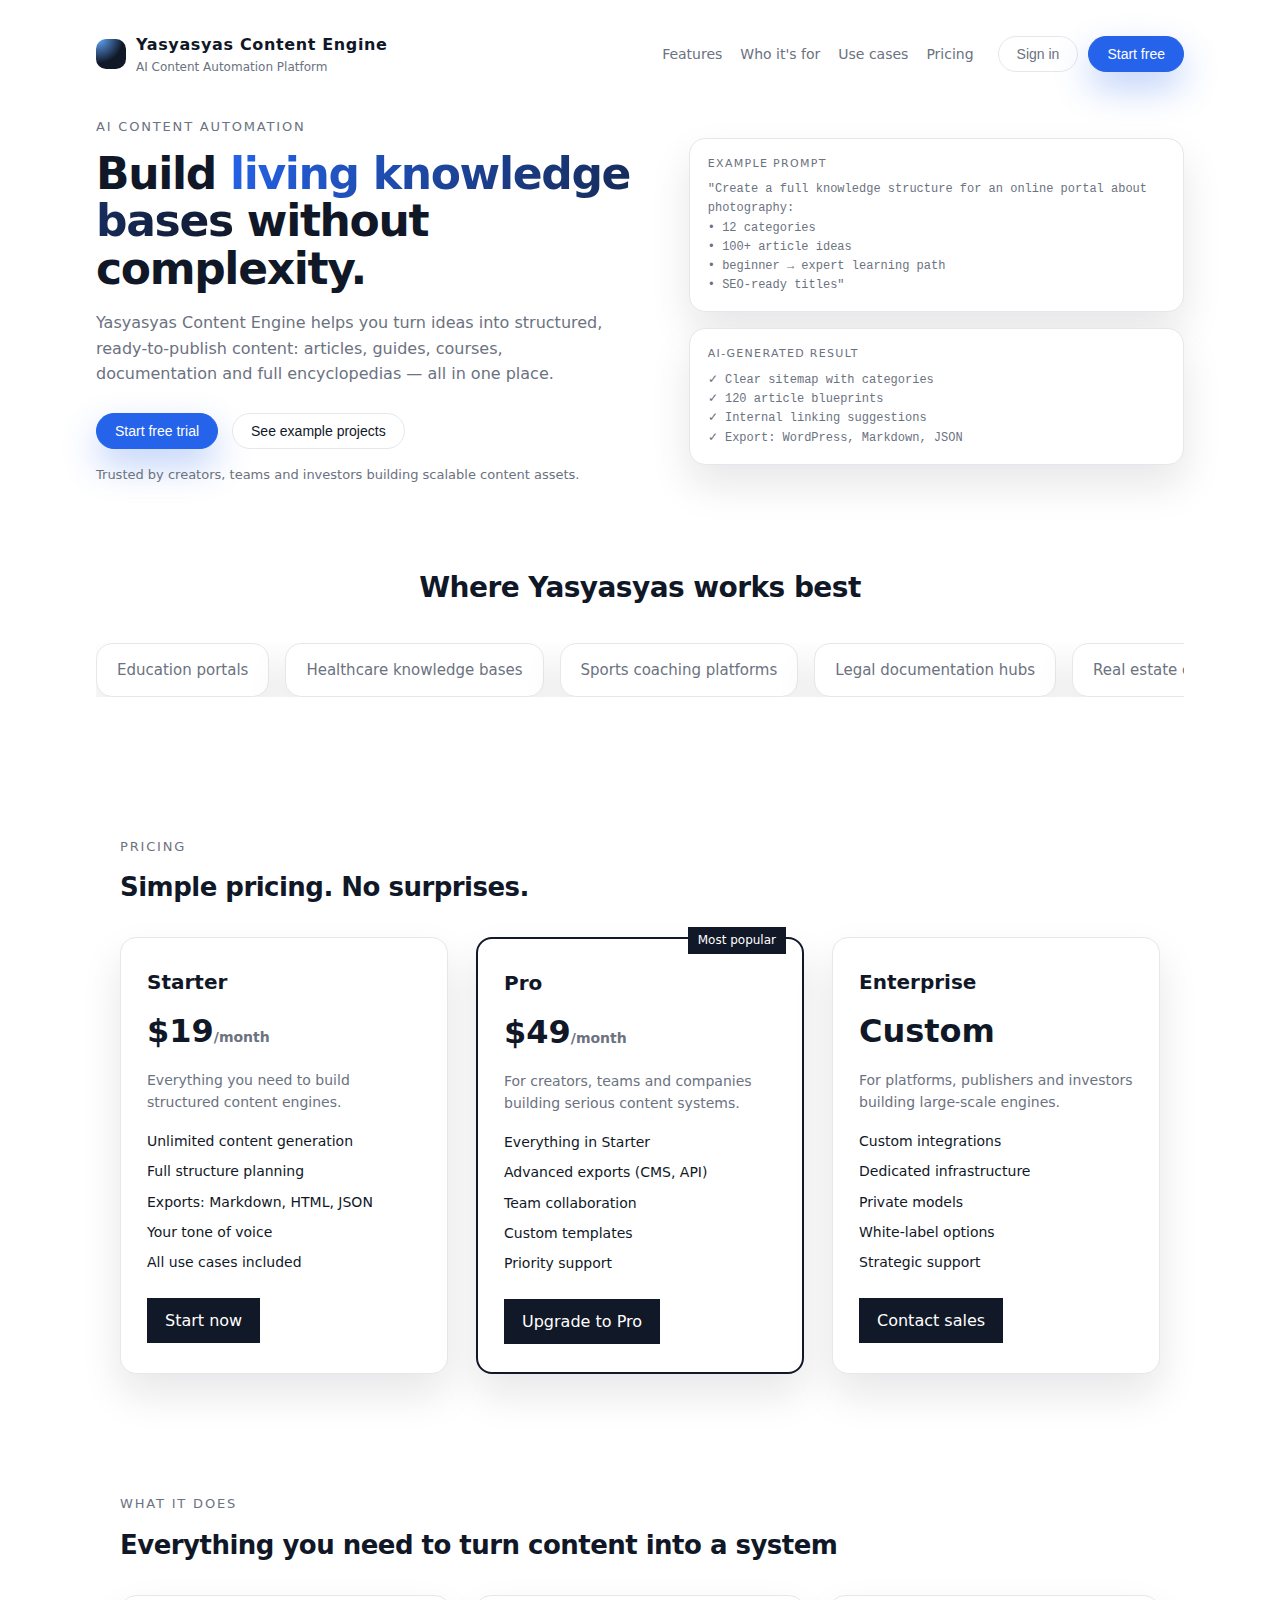
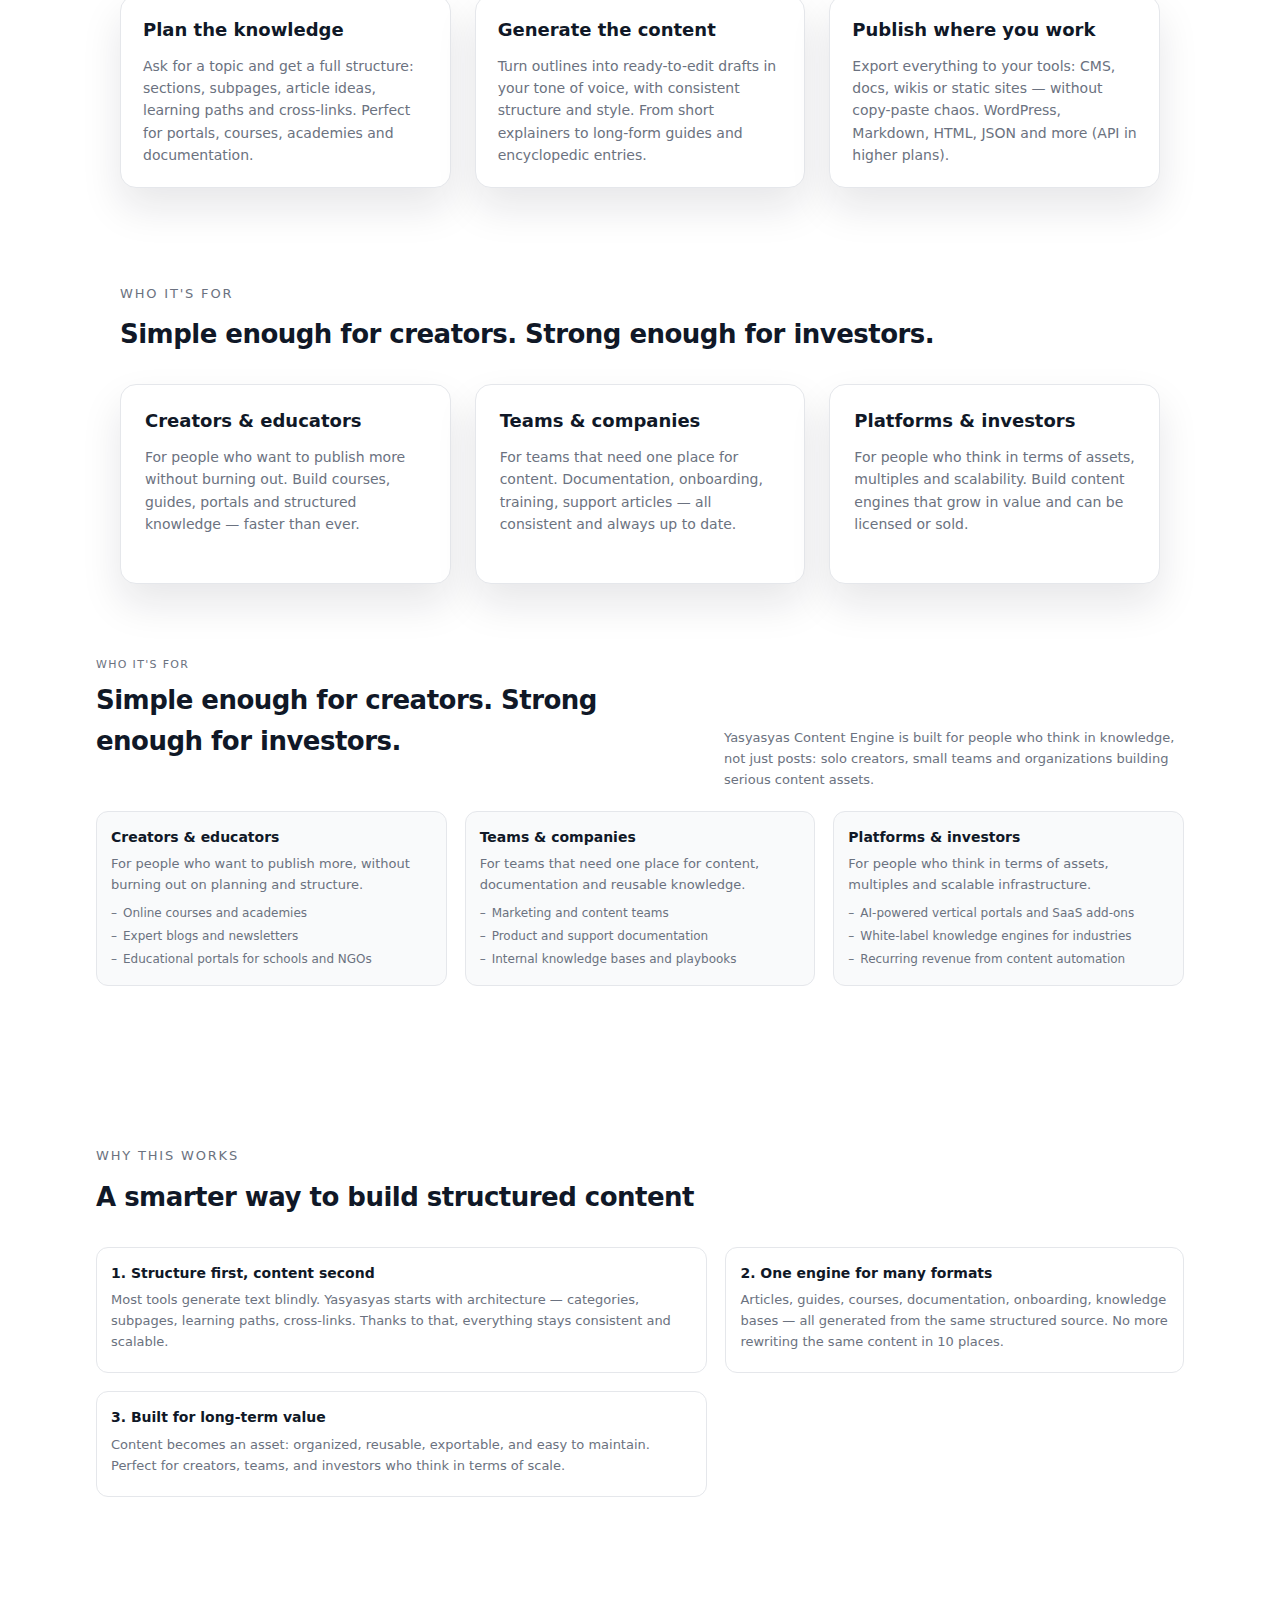
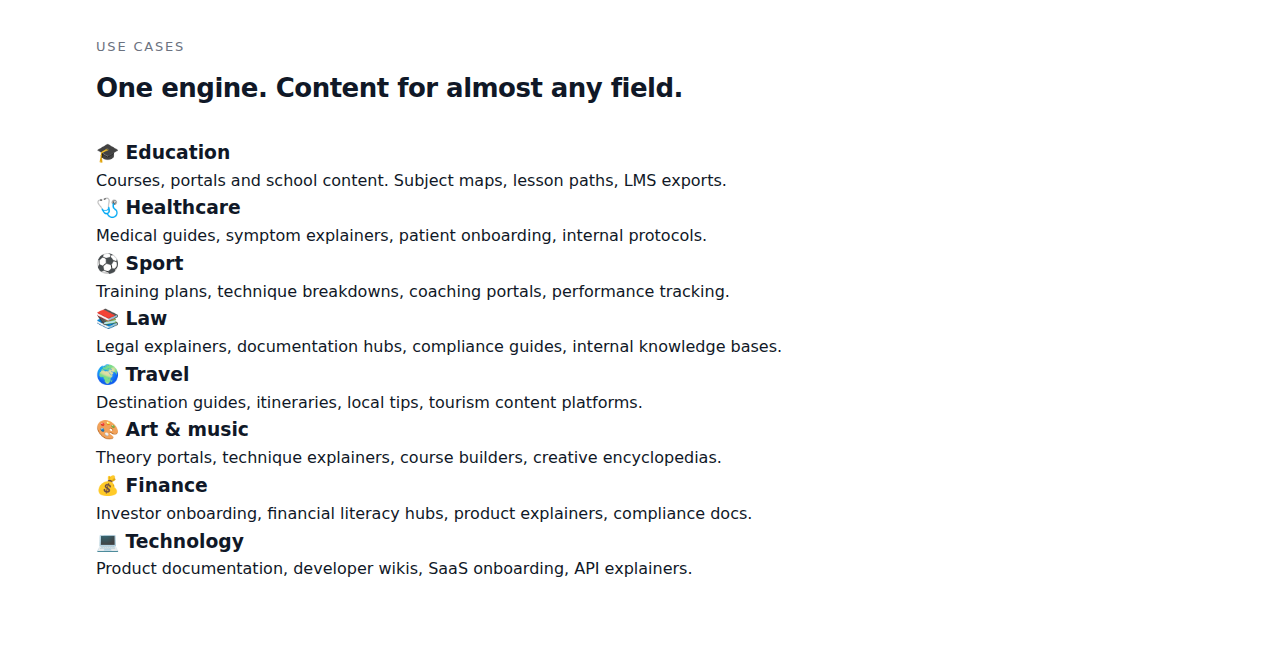
<file: index.html>
<!DOCTYPE html>
<html lang="en">
<head>
  <meta charset="UTF-8" />
  <meta name="viewport" content="width=device-width, initial-scale=1.0" />
  <title>Yasyasyas Content Engine – AI Content Automation Platform</title>
  <meta name="description" content="Yasyasyas Content Engine automates content creation and knowledge base building across education, healthcare, law, sports, finance and more.">
  <style>
    :root {
      --bg: #ffffff;
      --text: #101827;
      --muted: #6b7280;
      --border: #e5e7eb;
      --primary: #2563eb;
      --primary-soft: #eef2ff;
      --accent: #111827;
      --radius-lg: 16px;
      --radius-md: 12px;
      --radius-sm: 8px;
      --shadow-soft: 0 20px 40px rgba(15, 23, 42, 0.10);
      --max-width: 1120px;
    }

    * {
      box-sizing: border-box;
      margin: 0;
      padding: 0;
    }

    body {
      font-family: system-ui, -apple-system, BlinkMacSystemFont, "SF Pro Text",
        "Segoe UI", sans-serif;
      background: var(--bg);
      color: var(--text);
      line-height: 1.6;
      -webkit-font-smoothing: antialiased;
    }

    a {
      color: inherit;
      text-decoration: none;
    }

    main {
      max-width: var(--max-width);
      margin: 0 auto;
      padding: 32px 16px 80px;
    }

    header {
      display: flex;
      align-items: center;
      justify-content: space-between;
      margin-bottom: 40px;
      gap: 24px;
    }

    .logo {
      display: flex;
      align-items: center;
      gap: 10px;
    }

    .logo-mark {
      width: 30px;
      height: 30px;
      border-radius: 10px;
      background: radial-gradient(circle at 10% 0%, #60a5fa 0, #111827 60%);
    }

    .logo-text {
      font-weight: 600;
      letter-spacing: 0.04em;
      font-size: 16px;
    }

    .logo-sub {
      font-size: 12px;
      color: var(--muted);
    }

    nav {
      display: flex;
      align-items: center;
      gap: 24px;
      font-size: 14px;
      color: var(--muted);
    }

    .nav-links {
      display: flex;
      gap: 18px;
    }

    .nav-cta {
      display: flex;
      align-items: center;
      gap: 10px;
    }

    .btn {
      border-radius: 999px;
      padding: 9px 18px;
      font-size: 14px;
      border: 1px solid transparent;
      cursor: pointer;
      transition: all 0.16s ease-out;
      display: inline-flex;
      align-items: center;
      justify-content: center;
      gap: 6px;
      background: transparent;
      color: inherit;
      white-space: nowrap;
    }

    .btn-outline {
      border-color: var(--border);
      background: #ffffff;
    }

    .btn-outline:hover {
      border-color: var(--text);
    }

    .btn-primary {
      background: var(--primary);
      color: #ffffff;
      border-color: var(--primary);
      box-shadow: 0 16px 36px rgba(37, 99, 235, 0.30);
    }

    .btn-primary:hover {
      background: #1d4ed8;
      border-color: #1d4ed8;
      transform: translateY(-1px);
      box-shadow: 0 20px 45px rgba(15, 23, 42, 0.22);
    }
    
.usecases {
  margin: 20px 0 20px !important;
}

    /* Hero */
    .hero {
      display: grid; 
      grid-template-columns: minmax(0, 1.1fr) minmax(0, 1fr); 
      gap: 48px; 
      align-items: center; 
      margin-bottom: 80px;
    }

    .hero-kicker {
      font-size: 13px;
      text-transform: uppercase;
      letter-spacing: 0.14em;
      color: var(--muted);
      margin-bottom: 12px; 
    }

    .hero-title {
      font-size: clamp(34px, 4vw, 44px);
      line-height: 1.08;
      margin-bottom: 18px;
      letter-spacing: -0.03em;
    }

    .hero-title span {
      background: linear-gradient(120deg, #2563eb, #111827);
      -webkit-background-clip: text;
      color: transparent;
    }

    .hero-subtitle {
      font-size: 16px;
      color: var(--muted);
      max-width: 520px;
      margin-bottom: 26px;
    }

    .hero-badges {
      display: flex;
      flex-wrap: wrap;
      gap: 10px;
      margin-bottom: 22px;
    }

    .hero-badge {
      font-size: 12px;
      padding: 6px 11px;
      border-radius: 999px;
      border: 1px solid var(--border);
      color: var(--muted);
      background: #ffffff;
    }

    .hero-actions {
      display: flex;
      gap: 14px;
      margin-bottom: 16px;
    }

    .hero-note {
      font-size: 13px;
      color: var(--muted);
    }
    .hero-demo { 
      display: grid; 
      gap: 16px; 
    }
    
    .demo-box {
      background: #ffffff;
      border-radius: var(--radius-lg);
      border: 1px solid var(--border);
      padding: 16px 18px;
      box-shadow: var(--shadow-soft);
      }

    .hero-note strong {
      color: var(--text);
      font-weight: 500;
    }

    .hero-demo-card {
      background: #ffffff;
      border-radius: var(--radius-lg);
      border: 1px solid var(--border);
      padding: 18px 18px 16px;
      box-shadow: var(--shadow-soft);
      font-size: 13px;
    }

    .demo-label {
      font-size: 11px;
      text-transform: uppercase;
      letter-spacing: 0.12em;
      color: var(--muted);
      margin-bottom: 8px;
    }

    .demo-columns {
      display: grid;
      grid-template-columns: minmax(0, 1.1fr) minmax(0, 1.1fr);
      gap: 16px;
    }

    .demo-box h4 {
      font-size: 12px;
      font-weight: 600;
      margin-bottom: 8px;
      color: var(--accent);
    }

    .demo-code {
      font-family: ui-monospace, monospace;      
      font-size: 12px;
      color: var(--muted);
      white-space: pre-line;
    }

    .demo-tag {
      position: absolute;
      top: 8px;
      right: 10px;
      font-size: 10px;
      text-transform: uppercase;
      letter-spacing: 0.14em;
      color: var(--muted);
    }

    .demo-highlight {
      background: var(--primary-soft);
      border-radius: 999px;
      padding: 3px 8px;
      display: inline-flex;
      align-items: center;
      gap: 6px;
      font-size: 11px;
      color: #1d4ed8;
      margin-top: 10px;
    }

    .dot {
      width: 6px;
      height: 6px;
      border-radius: 999px;
      background: #22c55e;
    }

    /* Generic sections */
    .section {
      margin-bottom: 56px;
    }

    .section-header {
      display: flex;
      justify-content: space-between;
      align-items: flex-end;
      gap: 16px;
      margin-bottom: 20px;
    }

    .section-title {
      font-size: 20px;
      font-weight: 600;
      letter-spacing: -0.02em;
    }

    .section-subtitle {
      font-size: 13px;
      color: var(--muted);
      max-width: 460px;
    }

    .section-tag {
      font-size: 11px;
      text-transform: uppercase;
      letter-spacing: 0.12em;
      color: var(--muted);
      margin-bottom: 6px;
    }

    /* Features */
    .features-grid {
      display: grid;
      grid-template-columns: repeat(3, minmax(0, 1fr));
      gap: 18px;
    }

    .feature {
      border-radius: var(--radius-md);
      border: 1px solid var(--border);
      padding: 14px 14px 12px;
      background: #ffffff;
    }

    .feature h3 {
      font-size: 14px;
      margin-bottom: 6px;
    }

    .feature p {
      font-size: 13px;
      color: var(--muted);
      margin-bottom: 10px;
    }

    .feature span {
      font-size: 11px;
      color: var(--muted);
    }

    /* Who it's for */
    .who-grid {
      display: grid;
      grid-template-columns: repeat(3, minmax(0, 1fr));
      gap: 18px;
    }

    .who-card {
      border-radius: var(--radius-md);
      border: 1px solid var(--border);
      background: #f9fafb;
      padding: 14px 14px 12px;
    }

    .who-card h3 {
      font-size: 14px;
      margin-bottom: 6px;
    }

    .who-card p {
      font-size: 13px;
      color: var(--muted);
      margin-bottom: 8px;
    }

    .who-card ul {
      list-style: none;
      font-size: 12px;
      color: var(--muted);
    }

    .who-card li {
      margin-bottom: 4px;
      display: flex;
      gap: 6px;
    }

    .who-card li::before {
      content: "–";
      color: var(--muted);
    }

    /* Use cases slider */
    .usecases-wrapper {
      border-radius: var(--radius-lg);
      border: 1px solid var(--border);
      background: #f9fafb;
      padding: 18px 18px 16px;
    }

    .usecases-inner {
      position: relative;
      overflow: hidden;
      min-height: 170px;
      margin-bottom: 16px;
    }

    .usecase-slide {
      position: absolute;
      inset: 0;
      opacity: 0;
      transition: opacity 0.5s ease;
      padding-right: 4px;
    }

    .usecase-label {
      font-size: 11px;
      text-transform: uppercase;
      letter-spacing: 0.12em;
      color: var(--muted);
      margin-bottom: 4px;
    }

    .usecase-title {
      font-size: 14px;
      font-weight: 600;
      margin-bottom: 5px;
    }

    .usecase-desc {
      font-size: 13px;
      color: var(--muted);
      margin-bottom: 8px;
    }

    .usecase-list {
      list-style: none;
      font-size: 12px;
      color: var(--muted);
    }

    .usecase-list li {
      margin-bottom: 4px;
      display: flex;
      gap: 6px;
    }

    .usecase-list li::before {
      content: "·";
      color: var(--muted);
      font-size: 14px;
      line-height: 1;
    }

    .usecase-input {
      display: none;
    }

    .usecase-dots {
      display: flex;
      flex-wrap: wrap;
      gap: 6px;
      align-items: center;
    }

    .usecase-dot {
      width: 9px;
      height: 9px;
      border-radius: 999px;
      border: 1px solid var(--border);
      background: #ffffff;
      cursor: pointer;
      transition: all 0.16s ease-out;
    }

    /* Active slide */
    #uc-1:checked ~ .usecases-inner .slide-1,
    #uc-2:checked ~ .usecases-inner .slide-2,
    #uc-3:checked ~ .usecases-inner .slide-3,
    #uc-4:checked ~ .usecases-inner .slide-4,
    #uc-5:checked ~ .usecases-inner .slide-5,
    #uc-6:checked ~ .usecases-inner .slide-6,
    #uc-7:checked ~ .usecases-inner .slide-7,
    #uc-8:checked ~ .usecases-inner .slide-8,
    #uc-9:checked ~ .usecases-inner .slide-9,
    #uc-10:checked ~ .usecases-inner .slide-10,
    #uc-11:checked ~ .usecases-inner .slide-11,
    #uc-12:checked ~ .usecases-inner .slide-12,
    #uc-13:checked ~ .usecases-inner .slide-13,
    #uc-14:checked ~ .usecases-inner .slide-14,
    #uc-15:checked ~ .usecases-inner .slide-15,
    #uc-16:checked ~ .usecases-inner .slide-16,
    #uc-17:checked ~ .usecases-inner .slide-17,
    #uc-18:checked ~ .usecases-inner .slide-18,
    #uc-19:checked ~ .usecases-inner .slide-19,
    #uc-20:checked ~ .usecases-inner .slide-20,
    #uc-21:checked ~ .usecases-inner .slide-21,
    #uc-22:checked ~ .usecases-inner .slide-22,
    #uc-23:checked ~ .usecases-inner .slide-23,
    #uc-24:checked ~ .usecases-inner .slide-24 {
      opacity: 1;
      position: relative;
    }

    #uc-1:checked ~ .usecase-dots label[for="uc-1"],
    #uc-2:checked ~ .usecase-dots label[for="uc-2"],
    #uc-3:checked ~ .usecase-dots label[for="uc-3"],
    #uc-4:checked ~ .usecase-dots label[for="uc-4"],
    #uc-5:checked ~ .usecase-dots label[for="uc-5"],
    #uc-6:checked ~ .usecase-dots label[for="uc-6"],
    #uc-7:checked ~ .usecase-dots label[for="uc-7"],
    #uc-8:checked ~ .usecase-dots label[for="uc-8"],
    #uc-9:checked ~ .usecase-dots label[for="uc-9"],
    #uc-10:checked ~ .usecase-dots label[for="uc-10"],
    #uc-11:checked ~ .usecase-dots label[for="uc-11"],
    #uc-12:checked ~ .usecase-dots label[for="uc-12"],
    #uc-13:checked ~ .usecase-dots label[for="uc-13"],
    #uc-14:checked ~ .usecase-dots label[for="uc-14"],
    #uc-15:checked ~ .usecase-dots label[for="uc-15"],
    #uc-16:checked ~ .usecase-dots label[for="uc-16"],
    #uc-17:checked ~ .usecase-dots label[for="uc-17"],
    #uc-18:checked ~ .usecase-dots label[for="uc-18"],
    #uc-19:checked ~ .usecase-dots label[for="uc-19"],
    #uc-20:checked ~ .usecase-dots label[for="uc-20"],
    #uc-21:checked ~ .usecase-dots label[for="uc-21"],
    #uc-22:checked ~ .usecase-dots label[for="uc-22"],
    #uc-23:checked ~ .usecase-dots label[for="uc-23"],
    #uc-24:checked ~ .usecase-dots label[for="uc-24"] {
      background: var(--primary);
      border-color: var(--primary);
      transform: scale(1.05);
    }

    /* Why this works / Vision */
    .why-grid {
      display: grid;
      grid-template-columns: minmax(0, 1.2fr) minmax(0, 0.9fr);
      gap: 18px;
    }

    .why-card {
      border-radius: var(--radius-md);
      border: 1px solid var(--border);
      padding: 14px 14px 12px;
      background: #ffffff;
    }

    .why-card h3 {
      font-size: 14px;
      margin-bottom: 6px;
    }

    .why-card p {
      font-size: 13px;
      color: var(--muted);
      margin-bottom: 8px;
    }

    .why-card ul {
      list-style: none;
      font-size: 12px;
      color: var(--muted);
    }

    .why-card li {
      margin-bottom: 4px;
      display: flex;
      gap: 6px;
    }

    .why-card li::before {
      content: "•";
      color: #16a34a;
      font-size: 13px;
      line-height: 1;
    }

    /* Pricing */
    .pricing-grid {
      display: grid;
      grid-template-columns: repeat(3, minmax(0, 1fr));
      gap: 18px;
    }

    .plan {
      border-radius: var(--radius-lg);
      border: 1px solid var(--border);
      padding: 16px 16px 14px;
      background: #ffffff;
    }

    .plan.highlight {
      border-color: var(--primary);
      box-shadow: var(--shadow-soft);
      position: relative;
      background: radial-gradient(circle at top left, #eff6ff 0, #ffffff 45%);
    }

    .plan-badge {
      position: absolute;
      top: 10px;
      right: 16px;
      font-size: 10px;
      text-transform: uppercase;
      letter-spacing: 0.12em;
      color: #1d4ed8;
      background: #e0ebff;
      padding: 4px 8px;
      border-radius: 999px;
    }

    .plan-name {
      font-size: 14px;
      font-weight: 600;
      margin-bottom: 4px;
    }

    .plan-desc {
      font-size: 12px;
      color: var(--muted);
      margin-bottom: 10px;
    }

    .plan-price {
      font-size: 18px;
      font-weight: 600;
      margin-bottom: 2px;
    }

    .plan-price span {
      font-size: 12px;
      color: var(--muted);
      font-weight: 400;
    }

    .plan-limit {
      font-size: 11px;
      color: var(--muted);
      margin-bottom: 12px;
    }

    .plan ul {
      list-style: none;
      margin-bottom: 12px;
    }

    .plan li {
      font-size: 12px;
      color: var(--muted);
      margin-bottom: 5px;
      display: flex;
      align-items: center;
      gap: 6px;
    }

    .plan li::before {
      content: "•";
      color: #16a34a;
      font-size: 16px;
      line-height: 1;
    }

    .plan .btn {
      width: 100%;
      justify-content: center;
      margin-top: 2px;
    }

    .plan-muted-note {
      font-size: 11px;
      color: var(--muted);
      margin-top: 6px;
    }

    /* CTA */
    .cta {
      border-radius: var(--radius-lg);
      border: 1px solid var(--border);
      padding: 18px 18px 16px;
      display: flex;
      justify-content: space-between;
      align-items: center;
      gap: 16px;
      background: #f9fafb;
    }

    .cta-main {
      font-size: 15px;
      font-weight: 500;
      margin-bottom: 4px;
    }

    .cta-sub {
      font-size: 13px;
      color: var(--muted);
    }

    .cta-actions {
      display: flex;
      gap: 10px;
      flex-wrap: wrap;
    }

    footer {
      max-width: var(--max-width);
      margin: 0 auto;
      padding: 0 16px 32px;
      font-size: 11px;
      color: var(--muted);
      display: flex;
      justify-content: space-between;
      gap: 16px;
      border-top: 1px solid var(--border);
      padding-top: 18px;
      margin-top: 32px;
    }

    footer a {
      text-decoration: underline;
      text-decoration-style: dotted;
      text-underline-offset: 3px;
    }

    /* Responsive */
    @media (max-width: 880px) {
      header {
        flex-direction: column;
        align-items: flex-start;
      }
      nav {
        width: 100%;
        justify-content: space-between;
      }
      .hero {
        grid-template-columns: minmax(0, 1fr);
      }
      .hero-demo-card {
        order: -1;
      }
      .section-header {
        flex-direction: column;
        align-items: flex-start;
      }
      .features-grid,
      .pricing-grid,
      .who-grid,
      .why-grid {
        grid-template-columns: minmax(0, 1fr);
      }
      .cta {
        flex-direction: column;
        align-items: flex-start;
      }
      footer {
        flex-direction: column;
      }
      .usecases-inner {
        min-height: 210px;
      }
    }

    @media (max-width: 600px) {
      main {
        padding: 24px 14px 56px;
      }
      header {
        margin-bottom: 28px;
      }
      .hero {
        margin-bottom: 42px;
      }
      .hero-demo-card {
        padding: 14px;
      }
      .demo-columns {
        grid-template-columns: minmax(0, 1fr);
      }
    }
    .usecases {
  margin: 100px 0;
  text-align: center;
}

.usecases-title {
  font-size: 28px;
  margin-bottom: 32px;
  letter-spacing: -0.02em;
}

.usecases-slider {
  overflow: hidden;
  width: 100%;
}

.usecases-track {
  display: flex;
  gap: 16px;
  width: max-content;
  animation: scrollUsecases 40s linear infinite;
}

.usecase-card {
  flex: 0 0 auto;
  background: #fff;
  border: 1px solid var(--border);
  border-radius: var(--radius-lg);
  padding: 14px 20px;
  font-size: 15px;
  color: var(--muted);
  box-shadow: var(--shadow-soft);
  white-space: nowrap;
  transition: transform 0.3s ease;
}

.usecase-card:hover {
  transform: scale(1.04);
}

@keyframes scrollUsecases {
  0% { transform: translateX(0); }
  100% { transform: translateX(-50%); }
}
.section-kicker {
  font-size: 13px;
  text-transform: uppercase;
  letter-spacing: 0.14em;
  color: var(--muted);
  margin-bottom: 10px;
}

.section-title {
  font-size: 26px;
  letter-spacing: -0.02em;
  margin-bottom: 28px;
}

.features {
  margin: 96px 0 72px;
}

.features-grid {
  display: grid;
  grid-template-columns: repeat(3, minmax(0, 1fr));
  gap: 24px;
}

.feature-card {
  background: #fff;
  border-radius: var(--radius-lg);
  border: 1px solid var(--border);
  padding: 20px 22px;
  box-shadow: var(--shadow-soft);
  text-align: left;
}

.feature-card h3 {
  font-size: 18px;
  margin-bottom: 10px;
}

.feature-card p {
  font-size: 14px;
  color: var(--muted);
  line-height: 1.6;
}

@media (max-width: 900px) {
  .features-grid {
    grid-template-columns: 1fr;
  }
}
.features {
  margin: 96px 0 72px;
  padding: 0 24px;
}

.features-grid {
  max-width: 1200px;
  margin: 0 auto;
}
.audience {
  margin: 96px 0 72px;
  padding: 0 24px;
}

.audience-grid {
  display: grid;
  grid-template-columns: repeat(3, minmax(0, 1fr));
  gap: 24px;
  max-width: 1200px;
  margin: 0 auto;
}

.audience-card {
  background: #fff;
  border: 1px solid var(--border);
  border-radius: var(--radius-lg);
  padding: 22px 24px;
  box-shadow: var(--shadow-soft);
  text-align: left;
  min-height: 200px;
}

.audience-card h3 {
  font-size: 18px;
  margin-bottom: 10px;
}

.audience-card p {
  font-size: 14px;
  color: var(--muted);
  line-height: 1.6;
}

@media (max-width: 900px) {
  .audience-grid {
    grid-template-columns: 1fr;
  }
}
.why {
  margin: 160px 0 140px;
}
.pricing {
  margin: 140px 0 120px;
  padding: 0 24px;
}

.pricing-grid {
  display: grid;
  grid-template-columns: repeat(3, minmax(0, 1fr));
  gap: 28px;
  max-width: 1200px;
  margin: 0 auto;
}

.pricing-card {
  background: #fff;
  border: 1px solid var(--border);
  border-radius: var(--radius-lg);
  padding: 28px 26px;
  box-shadow: var(--shadow-soft);
  position: relative;
  transition: transform 0.3s ease, box-shadow 0.3s ease;
}

.pricing-card:hover {
  transform: translateY(-6px);
  box-shadow: var(--shadow-medium);
}

.pricing-card.popular {
  border: 2px solid var(--accent);
}

.badge {
  position: absolute;
  top: -12px;
  right: 16px;
  background: var(--accent);
  color: #fff;
  padding: 4px 10px;
  font-size: 12px;
  border-radius: var(--radius);
}

.pricing-name {
  font-size: 20px;
  margin-bottom: 8px;
}

.pricing-price {
  font-size: 32px;
  font-weight: 600;
  margin-bottom: 12px;
}

.pricing-price span {
  font-size: 14px;
  color: var(--muted);
}

.pricing-desc {
  font-size: 14px;
  color: var(--muted);
  margin-bottom: 16px;
}

.pricing-features {
  list-style: none;
  padding: 0;
  margin: 0 0 24px;
}

.pricing-features li {
  margin-bottom: 8px;
  font-size: 14px;
}

.pricing-cta {
  display: inline-block;
  background: var(--accent);
  color: #fff;
  padding: 10px 18px;
  border-radius: var(--radius);
  text-decoration: none;
  font-weight: 500;
}

@media (max-width: 900px) {
  .pricing-grid {
    grid-template-columns: 1fr;
  }
}

  </style>
</head>
<body>
  <main>
    <header>
      <div class="logo">
        <div class="logo-mark"></div>
        <div>
          <div class="logo-text">Yasyasyas Content Engine</div>
          <div class="logo-sub">AI Content Automation Platform</div>
        </div>
      </div>
      <nav>
        <div class="nav-links">
          <a href="#features">Features</a>
          <a href="#who">Who it's for</a>
          <a href="#use-cases">Use cases</a>
          <a href="#pricing">Pricing</a>
        </div>
        <div class="nav-cta">
          <button class="btn btn-outline">Sign in</button>
          <button class="btn btn-primary">Start free</button>
        </div>
      </nav>
    </header>

    <!-- HERO -->
<section class="hero">
  <div class="hero-content">
    <div class="hero-kicker">AI content automation</div>

    <h1 class="hero-title">
      Build <span>living knowledge bases</span> without complexity.
    </h1>

    <p class="hero-subtitle">
      Yasyasyas Content Engine helps you turn ideas into structured, ready‑to‑publish content:
      articles, guides, courses, documentation and full encyclopedias — all in one place.
    </p>

    <div class="hero-actions">
      <button class="btn btn-primary">Start free trial</button>
      <button class="btn btn-outline">See example projects</button>
    </div>

    <div class="hero-note">
      Trusted by creators, teams and investors building scalable content assets.
    </div>
  </div>

  <div class="hero-demo">
    <div class="demo-box">
      <div class="demo-label">Example prompt</div>
      <pre class="demo-code">
"Create a full knowledge structure for an online portal about photography:
• 12 categories
• 100+ article ideas
• beginner → expert learning path
• SEO‑ready titles"
      </pre>
    </div>

    <div class="demo-box">
      <div class="demo-label">AI‑generated result</div>
      <pre class="demo-code">
✓ Clear sitemap with categories
✓ 120 article blueprints
✓ Internal linking suggestions
✓ Export: WordPress, Markdown, JSON
      </pre>
    </div>
  </div>
</section>

<section class="usecases">
  <h2 class="usecases-title">Where Yasyasyas works best</h2>

  <div class="usecases-slider">
    <div class="usecases-track">
      <div class="usecase-card">Education portals</div>
      <div class="usecase-card">Healthcare knowledge bases</div>
      <div class="usecase-card">Sports coaching platforms</div>
      <div class="usecase-card">Legal documentation hubs</div>
      <div class="usecase-card">Real estate content engines</div>
      <div class="usecase-card">NGO resource libraries</div>
      <div class="usecase-card">Corporate training systems</div>
      <div class="usecase-card">Investor onboarding guides</div>
      <div class="usecase-card">Photography encyclopedias</div>
      <div class="usecase-card">Music theory portals</div>
      <div class="usecase-card">Language learning platforms</div>
      <div class="usecase-card">Startup knowledge vaults</div>
      <div class="usecase-card">Government info portals</div>
      <div class="usecase-card">HR onboarding systems</div>
      <div class="usecase-card">Product documentation hubs</div>
      <div class="usecase-card">University course builders</div>
      <div class="usecase-card">Financial literacy engines</div>
      <div class="usecase-card">AI prompt libraries</div>
      <div class="usecase-card">Customer support wikis</div>
      <div class="usecase-card">Tourism content platforms</div>
      <div class="usecase-card">Parenting advice hubs</div>
      <div class="usecase-card">Mental health guides</div>
      <div class="usecase-card">Coding curriculum builders</div>
      <div class="usecase-card">SaaS onboarding flows</div>

      <!-- duplikat dla płynnej animacji -->
      <div class="usecase-card">Education portals</div>
      <div class="usecase-card">Healthcare knowledge bases</div>
      <div class="usecase-card">Sports coaching platforms</div>
      <div class="usecase-card">Legal documentation hubs</div>
      <div class="usecase-card">Real estate content engines</div>
      <div class="usecase-card">NGO resource libraries</div>
      <div class="usecase-card">Corporate training systems</div>
      <div class="usecase-card">Investor onboarding guides</div>
      <div class="usecase-card">Photography encyclopedias</div>
      <div class="usecase-card">Music theory portals</div>
      <div class="usecase-card">Language learning platforms</div>
      <div class="usecase-card">Startup knowledge vaults</div>
      <div class="usecase-card">Government info portals</div>
      <div class="usecase-card">HR onboarding systems</div>
      <div class="usecase-card">Product documentation hubs</div>
      <div class="usecase-card">University course builders</div>
      <div class="usecase-card">Financial literacy engines</div>
      <div class="usecase-card">AI prompt libraries</div>
      <div class="usecase-card">Customer support wikis</div>
      <div class="usecase-card">Tourism content platforms</div>
      <div class="usecase-card">Parenting advice hubs</div>
      <div class="usecase-card">Mental health guides</div>
      <div class="usecase-card">Coding curriculum builders</div>
      <div class="usecase-card">SaaS onboarding flows</div>
    </div>
  </div>
</section>
<section class="pricing">
  <div class="section-kicker">Pricing</div>
  <h2 class="section-title">Simple pricing. No surprises.</h2>

  <div class="pricing-grid">
    <div class="pricing-card">
      <h3 class="pricing-name">Starter</h3>
      <div class="pricing-price">$19<span>/month</span></div>
      <p class="pricing-desc">Everything you need to build structured content engines.</p>

      <ul class="pricing-features">
        <li>Unlimited content generation</li>
        <li>Full structure planning</li>
        <li>Exports: Markdown, HTML, JSON</li>
        <li>Your tone of voice</li>
        <li>All use cases included</li>
      </ul>

      <a href="#" class="pricing-cta">Start now</a>
    </div>

    <div class="pricing-card popular">
      <div class="badge">Most popular</div>
      <h3 class="pricing-name">Pro</h3>
      <div class="pricing-price">$49<span>/month</span></div>
      <p class="pricing-desc">For creators, teams and companies building serious content systems.</p>

      <ul class="pricing-features">
        <li>Everything in Starter</li>
        <li>Advanced exports (CMS, API)</li>
        <li>Team collaboration</li>
        <li>Custom templates</li>
        <li>Priority support</li>
      </ul>

      <a href="#" class="pricing-cta">Upgrade to Pro</a>
    </div>

    <div class="pricing-card">
      <h3 class="pricing-name">Enterprise</h3>
      <div class="pricing-price">Custom</div>
      <p class="pricing-desc">For platforms, publishers and investors building large-scale engines.</p>

      <ul class="pricing-features">
        <li>Custom integrations</li>
        <li>Dedicated infrastructure</li>
        <li>Private models</li>
        <li>White-label options</li>
        <li>Strategic support</li>
      </ul>

      <a href="#" class="pricing-cta">Contact sales</a>
    </div>
  </div>
</section>

    <!-- FEATURES -->
    <section class="features" id="features">
  <div class="section-kicker">What it does</div>
  <h2 class="section-title">Everything you need to turn content into a system</h2>

  <div class="features-grid">
    <div class="feature-card">
      <h3>Plan the knowledge</h3>
      <p>
        Ask for a topic and get a full structure: sections, subpages, article ideas, learning paths and cross-links.
        Perfect for portals, courses, academies and documentation.
      </p>
    </div>

    <div class="feature-card">
      <h3>Generate the content</h3>
      <p>
        Turn outlines into ready-to-edit drafts in your tone of voice, with consistent structure and style.
        From short explainers to long-form guides and encyclopedic entries.
      </p>
    </div>

    <div class="feature-card">
      <h3>Publish where you work</h3>
      <p>
        Export everything to your tools: CMS, docs, wikis or static sites — without copy-paste chaos.
        WordPress, Markdown, HTML, JSON and more (API in higher plans).
      </p>
    </div>
  </div>
</section>

<section class="audience">
  <div class="section-kicker">Who it's for</div>
  <h2 class="section-title">Simple enough for creators. Strong enough for investors.</h2>

  <div class="audience-grid">
    <div class="audience-card">
      <h3>Creators & educators</h3>
      <p>
        For people who want to publish more without burning out.  
        Build courses, guides, portals and structured knowledge — faster than ever.
      </p>
    </div>

    <div class="audience-card">
      <h3>Teams & companies</h3>
      <p>
        For teams that need one place for content.  
        Documentation, onboarding, training, support articles — all consistent and always up to date.
      </p>
    </div>

    <div class="audience-card">
      <h3>Platforms & investors</h3>
      <p>
        For people who think in terms of assets, multiples and scalability.  
        Build content engines that grow in value and can be licensed or sold.
      </p>
    </div>
  </div>
</section>

    <!-- WHO IT'S FOR -->
    <section class="section" id="who">
      <div class="section-header">
        <div>
          <div class="section-tag">Who it's for</div>
          <h2 class="section-title">Simple enough for creators. Strong enough for investors.</h2>
        </div>
        <p class="section-subtitle">
          Yasyasyas Content Engine is built for people who think in knowledge, not just posts:
          solo creators, small teams and organizations building serious content assets.
        </p>
      </div>

      <div class="who-grid">
        <div class="who-card">
          <h3>Creators & educators</h3>
          <p>For people who want to publish more, without burning out on planning and structure.</p>
          <ul>
            <li>Online courses and academies</li>
            <li>Expert blogs and newsletters</li>
            <li>Educational portals for schools and NGOs</li>
          </ul>
        </div>
        <div class="who-card">
          <h3>Teams & companies</h3>
          <p>For teams that need one place for content, documentation and reusable knowledge.</p>
          <ul>
            <li>Marketing and content teams</li>
            <li>Product and support documentation</li>
            <li>Internal knowledge bases and playbooks</li>
          </ul>
        </div>
        <div class="who-card">
          <h3>Platforms & investors</h3>
          <p>For people who think in terms of assets, multiples and scalable infrastructure.</p>
          <ul>
            <li>AI‑powered vertical portals and SaaS add‑ons</li>
            <li>White‑label knowledge engines for industries</li>
            <li>Recurring revenue from content automation</li>
          </ul>
        </div>
      </div>
    </section>
    
<section class="why">
  <div class="section-kicker">Why this works</div>
  <h2 class="section-title">A smarter way to build structured content</h2>

  <div class="why-grid">
    <div class="why-card">
      <h3>1. Structure first, content second</h3>
      <p>
        Most tools generate text blindly.  
        Yasyasyas starts with architecture — categories, subpages, learning paths, cross‑links.  
        Thanks to that, everything stays consistent and scalable.
      </p>
    </div>

    <div class="why-card">
      <h3>2. One engine for many formats</h3>
      <p>
        Articles, guides, courses, documentation, onboarding, knowledge bases —  
        all generated from the same structured source.  
        No more rewriting the same content in 10 places.
      </p>
    </div>

    <div class="why-card">
      <h3>3. Built for long‑term value</h3>
      <p>
        Content becomes an asset: organized, reusable, exportable, and easy to maintain.  
        Perfect for creators, teams, and investors who think in terms of scale.
      </p>
    </div>
  </div>
</section>

    <!-- USE CASES SLIDER -->
<section class="usecases-expanded">
  <div class="section-kicker">Use cases</div>
  <h2 class="section-title">One engine. Content for almost any field.</h2>

  <div class="usecases-grid">
    <div class="usecase-box">
      <h3>🎓 Education</h3>
      <p>Courses, portals and school content. Subject maps, lesson paths, LMS exports.</p>
    </div>
    <div class="usecase-box">
      <h3>🩺 Healthcare</h3>
      <p>Medical guides, symptom explainers, patient onboarding, internal protocols.</p>
    </div>
    <div class="usecase-box">
      <h3>⚽ Sport</h3>
      <p>Training plans, technique breakdowns, coaching portals, performance tracking.</p>
    </div>
    <div class="usecase-box">
      <h3>📚 Law</h3>
      <p>Legal explainers, documentation hubs, compliance guides, internal knowledge bases.</p>
    </div>
    <div class="usecase-box">
      <h3>🌍 Travel</h3>
      <p>Destination guides, itineraries, local tips, tourism content platforms.</p>
    </div>
    <div class="usecase-box">
      <h3>🎨 Art & music</h3>
      <p>Theory portals, technique explainers, course builders, creative encyclopedias.</p>
    </div>
    <div class="usecase-box">
      <h3>💰 Finance</h3>
      <p>Investor onboarding, financial literacy hubs, product explainers, compliance docs.</p>
    </div>
    <div class="usecase-box">
      <h3>💻 Technology</h3>
      <p>Product documentation, developer wikis, SaaS onboarding, API explainers.</p>
    </div>
  </div>
</section>
</file>
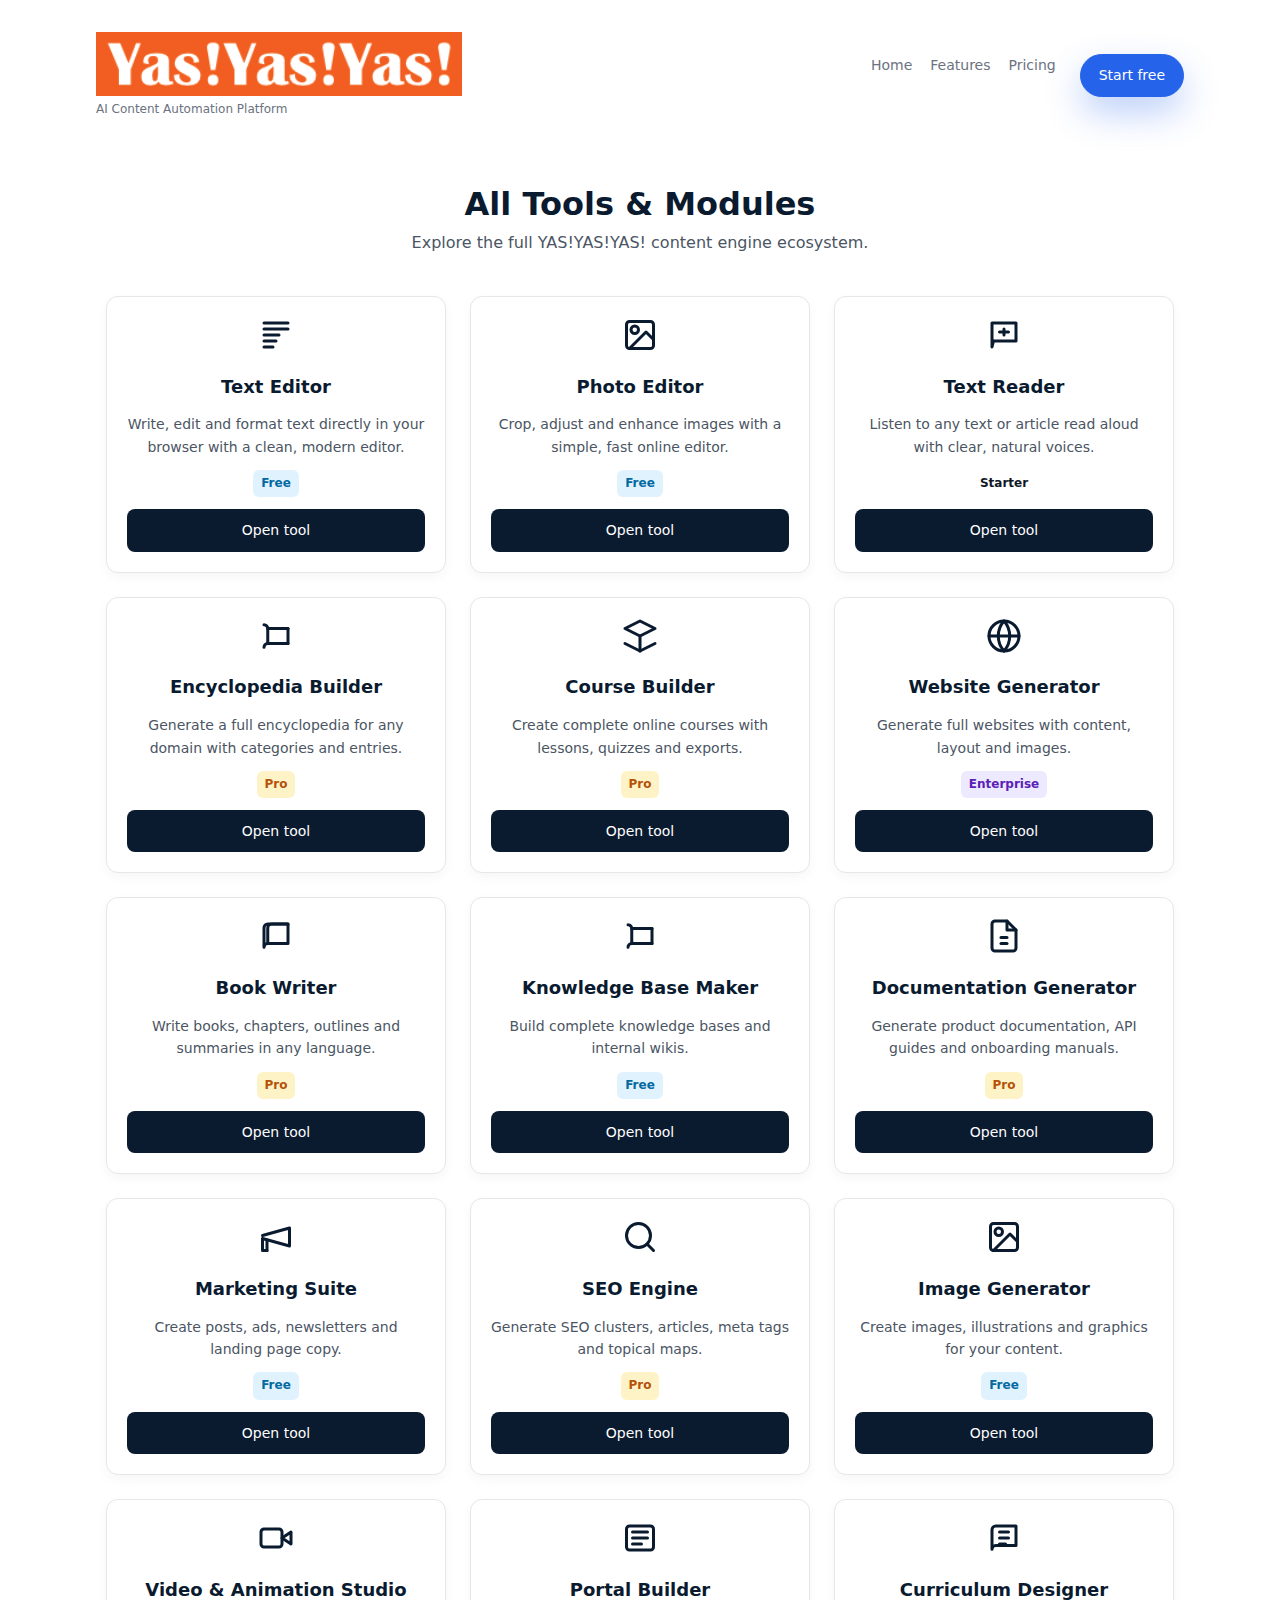
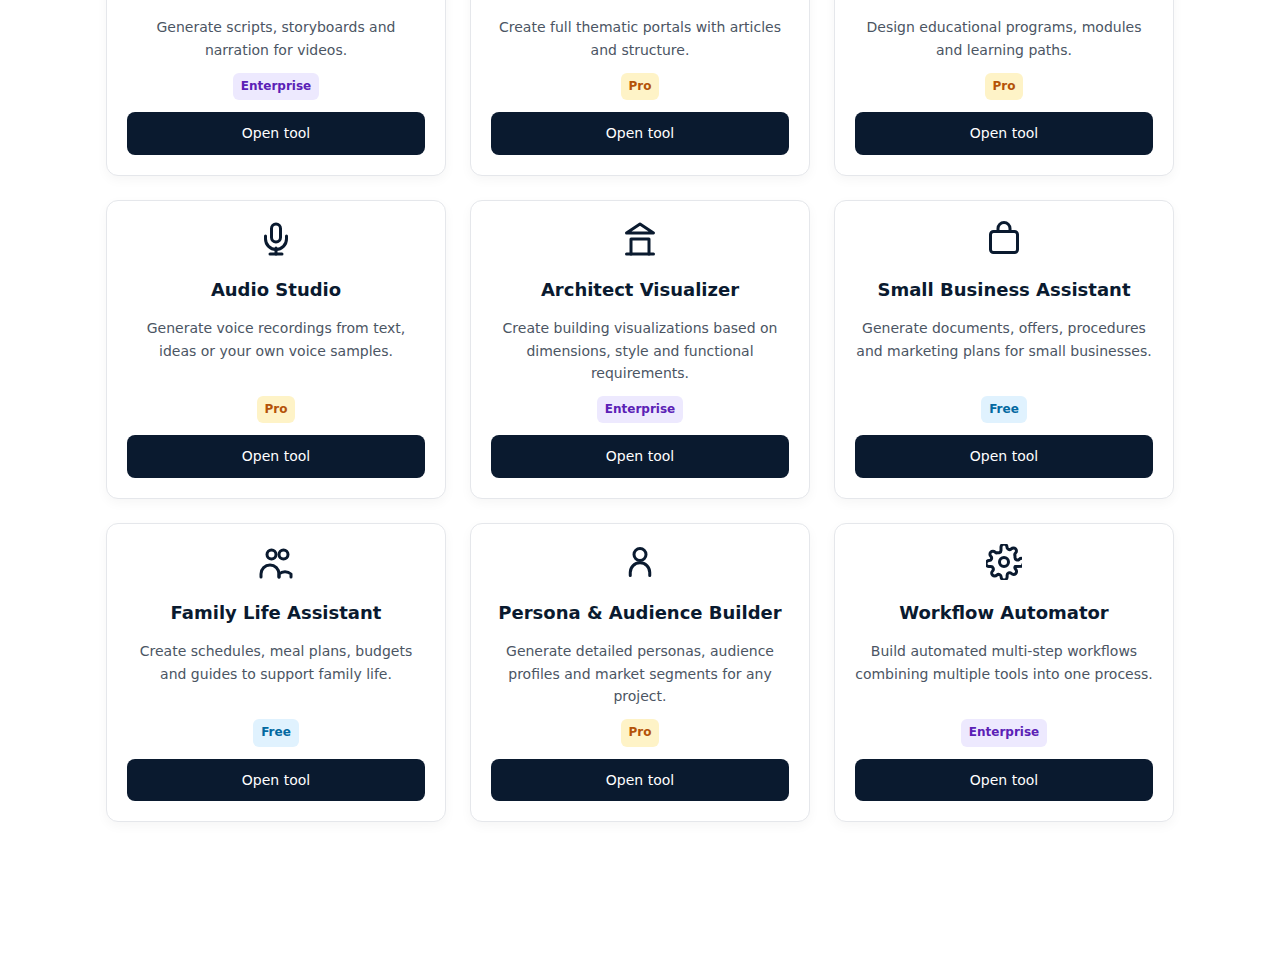
<file: tools.html>
<!DOCTYPE html>
<html lang="en">
<head>
  <meta charset="UTF-8" />
  <meta name="viewport" content="width=device-width, initial-scale=1.0" />
  <title>Yasyasyas Content Engine – Tools & Modules</title>

  <style>
    :root {
      --bg: #ffffff;
      --text: #101827;
      --muted: #6b7280;
      --border: #e5e7eb;
      --primary: #2563eb;
      --accent: #111827;
      --radius-lg: 16px;
      --radius-md: 12px;
      --shadow-soft: 0 20px 40px rgba(15, 23, 42, 0.10);
      --max-width: 1120px;
    }

    * { box-sizing: border-box; margin: 0; padding: 0; }
    body {
      font-family: system-ui, -apple-system, BlinkMacSystemFont, "Segoe UI", sans-serif;
      background: var(--bg);
      color: var(--text);
      line-height: 1.6;
    }

    a { color: inherit; text-decoration: none; }

    main {
      max-width: var(--max-width);
      margin: 0 auto;
      padding: 32px 16px 80px;
    }

    header {
      display: flex;
      align-items: center;
      justify-content: space-between;
      margin-bottom: 40px;
      gap: 24px;
    }

    .logo { display: flex; flex-direction: column; gap: 4px; }
    .logo-img { height: 64px; width: auto; }
    .logo-sub { font-size: 12px; color: var(--muted); }

    nav { display: flex; gap: 24px; font-size: 14px; color: var(--muted); }
    .nav-links { display: flex; gap: 18px; }

    .btn {
      border-radius: 999px;
      padding: 9px 18px;
      font-size: 14px;
      cursor: pointer;
      display: inline-flex;
      align-items: center;
      justify-content: center;
      transition: all 0.16s ease-out;
    }

    .btn-primary {
      background: var(--primary);
      color: #fff;
      border: 1px solid var(--primary);
      box-shadow: 0 16px 36px rgba(37, 99, 235, 0.30);
    }

    .btn-primary:hover {
      background: #1d4ed8;
      transform: translateY(-1px);
    }

    /* TOOLS PAGE */
    .tools-page { margin: 60px 0; text-align: center; }
    .tools-title { font-size: 32px; font-weight: 800; color: #0A1A2F; }
    .tools-subtitle { font-size: 16px; color: #4b5563; margin-bottom: 40px; }

    /* GRID */
    .modules-grid {
      display: grid;
      grid-template-columns: repeat(auto-fit, minmax(260px, 1fr));
      gap: 24px;
      padding: 0 10px;
    }

    /* MODULE CARD */
    .module-card {
      background: #ffffff;
      border: 1px solid var(--border);
      border-radius: 12px;
      padding: 20px;
      box-shadow: 0 4px 12px rgba(0,0,0,0.04);
      display: flex;
      flex-direction: column;
      gap: 12px;
      transition: transform 0.2s ease, box-shadow 0.2s ease;
    }

    .module-card:hover {
      transform: translateY(-4px);
      box-shadow: 0 8px 20px rgba(0,0,0,0.08);
    }

    .module-icon svg {
      width: 36px;
      height: 36px;
      stroke: #0A1A2F;
    }

    .module-name { font-size: 18px; font-weight: 700; color: #0A1A2F; }
    .module-desc { font-size: 14px; color: #4b5563; flex-grow: 1; }

    .module-plan {
      font-size: 12px;
      font-weight: 600;
      padding: 4px 8px;
      border-radius: 6px;
      width: fit-content;
      margin: 0 auto;
    }

    .plan-free { background: #e0f2fe; color: #0369a1; }
    .plan-pro { background: #fef3c7; color: #b45309; }
    .plan-enterprise { background: #ede9fe; color: #5b21b6; }

    .module-btn {
      margin-top: auto;
      padding: 10px 14px;
      background: #0A1A2F;
      color: white;
      border-radius: 8px;
      font-size: 14px;
      text-decoration: none;
      transition: background 0.2s ease;
    }

    .module-btn:hover { background: #12263f; }

    footer {
      max-width: var(--max-width);
      margin: 0 auto;
      padding: 32px 16px;
      font-size: 11px;
      color: var(--muted);
      border-top: 1px solid var(--border);
      display: flex;
      justify-content: space-between;
    }

    @media (max-width: 880px) {
      header { flex-direction: column; align-items: flex-start; }
      nav { width: 100%; justify-content: space-between; }
      footer { flex-direction: column; gap: 12px; }
    }
  </style>
</head>

<body>

  <main>

    <header>
      <div class="logo">
        <img src="images/logo-new.png" class="logo-img" alt="Yasyasyas logo">
        <div class="logo-sub">AI Content Automation Platform</div>
      </div>

      <nav>
        <div class="nav-links">
          <a href="/">Home</a>
          <a href="/#features">Features</a>
          <a href="/#pricing">Pricing</a>
        </div>
        <a href="/login" class="btn btn-primary">Start free</a>
      </nav>
    </header>

    <!-- TOOLS PAGE -->
    <section class="tools-page">
      <h1 class="tools-title">All Tools & Modules</h1>
      <p class="tools-subtitle">Explore the full YAS!YAS!YAS! content engine ecosystem.</p>

      <div class="modules-grid">

        <!-- 16 MODULES WITH INLINE SVG ICONS -->
<!-- TEXT EDITOR -->
<div class="module-card">
  <div class="module-icon">
    <svg viewBox="0 0 24 24" fill="none" stroke-width="2" stroke-linecap="round" stroke-linejoin="round">
      <path d="M4 4h16"/>
      <path d="M4 8h16"/>
      <path d="M4 12h10"/>
      <path d="M4 16h8"/>
      <path d="M4 20h6"/>
    </svg>
  </div>
  <h3 class="module-name">Text Editor</h3>
  <p class="module-desc">Write, edit and format text directly in your browser with a clean, modern editor.</p>
  <span class="module-plan plan-free">Free</span>
  <a href="/login" class="module-btn">Open tool</a>
</div>

<!-- PHOTO EDITOR -->
<div class="module-card">
  <div class="module-icon">
    <svg viewBox="0 0 24 24" fill="none" stroke-width="2" stroke-linecap="round" stroke-linejoin="round">
      <rect x="3" y="3" width="18" height="18" rx="2"/>
      <circle cx="8.5" cy="8.5" r="2.5"/>
      <path d="M21 15l-5-5L5 21"/>
    </svg>
  </div>
  <h3 class="module-name">Photo Editor</h3>
  <p class="module-desc">Crop, adjust and enhance images with a simple, fast online editor.</p>
  <span class="module-plan plan-free">Free</span>
  <a href="/login" class="module-btn">Open tool</a>
</div>
<!-- TEXT READER -->
<div class="module-card">
  <div class="module-icon">
    <svg viewBox="0 0 24 24" fill="none" stroke-width="2" stroke-linecap="round" stroke-linejoin="round">
      <path d="M4 4h16v12H5l-1 4v-4H4z"/>
      <path d="M12 8v4"/>
      <path d="M9 10h6"/>
    </svg>
  </div>
  <h3 class="module-name">Text Reader</h3>
  <p class="module-desc">Listen to any text or article read aloud with clear, natural voices.</p>
  <span class="module-plan plan-starter">Starter</span>
  <a href="/login" class="module-btn">Open tool</a>
</div>

        <!-- 1 -->
        <div class="module-card">
          <div class="module-icon">
            <svg viewBox="0 0 24 24" fill="none" stroke-width="2" stroke-linecap="round" stroke-linejoin="round">
              <path d="M4 19.5A2.5 2.5 0 0 1 6.5 17H20"/>
              <path d="M4 4.5A2.5 2.5 0 0 1 6.5 7H20"/>
              <path d="M6.5 7v10"/>
              <path d="M20 7v10"/>
            </svg>
          </div>
          <h3 class="module-name">Encyclopedia Builder</h3>
          <p class="module-desc">Generate a full encyclopedia for any domain with categories and entries.</p>
          <span class="module-plan plan-pro">Pro</span>
          <a href="/login" class="module-btn">Open tool</a>
        </div>

        <!-- 2 -->
        <div class="module-card">
          <div class="module-icon">
            <svg viewBox="0 0 24 24" fill="none" stroke-width="2" stroke-linecap="round" stroke-linejoin="round">
              <path d="M22 7L12 12 2 7l10-5 10 5z"/>
              <path d="M2 17l10 5 10-5"/>
              <path d="M12 12v10"/>
            </svg>
          </div>
          <h3 class="module-name">Course Builder</h3>
          <p class="module-desc">Create complete online courses with lessons, quizzes and exports.</p>
          <span class="module-plan plan-pro">Pro</span>
          <a href="/login" class="module-btn">Open tool</a>
        </div>

        <!-- 3 -->
        <div class="module-card">
          <div class="module-icon">
            <svg viewBox="0 0 24 24" fill="none" stroke-width="2" stroke-linecap="round" stroke-linejoin="round">
              <circle cx="12" cy="12" r="10"/>
              <path d="M2 12h20"/>
              <path d="M12 2a15 15 0 0 1 0 20"/>
              <path d="M12 2a15 15 0 0 0 0 20"/>
            </svg>
          </div>
          <h3 class="module-name">Website Generator</h3>
          <p class="module-desc">Generate full websites with content, layout and images.</p>
          <span class="module-plan plan-enterprise">Enterprise</span>
          <a href="/login" class="module-btn">Open tool</a>
        </div>

        <!-- 4 -->
        <div class="module-card">
          <div class="module-icon">
            <svg viewBox="0 0 24 24" fill="none" stroke-width="2" stroke-linecap="round" stroke-linejoin="round">
              <path d="M4 19.5A2.5 2.5 0 0 1 6.5 17H20V4H6.5A2.5 2.5 0 0 0 4 6.5v13z"/>
              <path d="M6.5 17V6.5A2.5 2.5 0 0 1 9 4h11"/>
            </svg>
          </div>
          <h3 class="module-name">Book Writer</h3>
          <p class="module-desc">Write books, chapters, outlines and summaries in any language.</p>
          <span class="module-plan plan-pro">Pro</span>
          <a href="/login" class="module-btn">Open tool</a>
        </div>

        <!-- 5 -->
        <div class="module-card">
          <div class="module-icon">
            <svg viewBox="0 0 24 24" fill="none" stroke-width="2" stroke-linecap="round" stroke-linejoin="round">
              <path d="M4 19.5A2.5 2.5 0 0 1 6.5 17H20"/>
              <path d="M4 4.5A2.5 2.5 0 0 1 6.5 7H20"/>
              <path d="M6.5 7v10"/>
              <path d="M20 7v10"/>
            </svg>
          </div>
          <h3 class="module-name">Knowledge Base Maker</h3>
          <p class="module-desc">Build complete knowledge bases and internal wikis.</p>
          <span class="module-plan plan-free">Free</span>
          <a href="/login" class="module-btn">Open tool</a>
        </div>

        <!-- 6 -->
        <div class="module-card">
          <div class="module-icon">
            <svg viewBox="0 0 24 24" fill="none" stroke-width="2" stroke-linecap="round" stroke-linejoin="round">
              <path d="M14 2H6a2 2 0 0 0-2 2v16a2 2 0 0 0 2 2h12a2 2 0 0 0 2-2V8z"/>
              <path d="M14 2v6h6"/>
              <path d="M10 13h4"/>
              <path d="M10 17h4"/>
            </svg>
          </div>
          <h3 class="module-name">Documentation Generator</h3>
          <p class="module-desc">Generate product documentation, API guides and onboarding manuals.</p>
          <span class="module-plan plan-pro">Pro</span>
          <a href="/login" class="module-btn">Open tool</a>
        </div>

        <!-- 7 -->
        <div class="module-card">
          <div class="module-icon">
            <svg viewBox="0 0 24 24" fill="none" stroke-width="2" stroke-linecap="round" stroke-linejoin="round">
              <path d="M3 11l18-5v12l-18-5v8h3"/>
              <path d="M6 14v7"/>
            </svg>
          </div>
          <h3 class="module-name">Marketing Suite</h3>
          <p class="module-desc">Create posts, ads, newsletters and landing page copy.</p>
          <span class="module-plan plan-free">Free</span>
          <a href="/login" class="module-btn">Open tool</a>
        </div>

        <!-- 8 -->
        <div class="module-card">
          <div class="module-icon">
            <svg viewBox="0 0 24 24" fill="none" stroke-width="2" stroke-linecap="round" stroke-linejoin="round">
              <circle cx="11" cy="11" r="8"/>
              <path d="M21 21l-4.3-4.3"/>
            </svg>
          </div>
          <h3 class="module-name">SEO Engine</h3>
          <p class="module-desc">Generate SEO clusters, articles, meta tags and topical maps.</p>
          <span class="module-plan plan-pro">Pro</span>
          <a href="/login" class="module-btn">Open tool</a>
        </div>

        <!-- 9 -->
        <div class="module-card">
          <div class="module-icon">
            <svg viewBox="0 0 24 24" fill="none" stroke-width="2" stroke-linecap="round" stroke-linejoin="round">
              <rect x="3" y="3" width="18" height="18" rx="2"/>
              <circle cx="8.5" cy="8.5" r="2.5"/>
              <path d="M21 15l-5-5L5 21"/>
            </svg>
          </div>
          <h3 class="module-name">Image Generator</h3>
          <p class="module-desc">Create images, illustrations and graphics for your content.</p>
          <span class="module-plan plan-free">Free</span>
          <a href="/login" class="module-btn">Open tool</a>
        </div>

        <!-- 10 -->
        <div class="module-card">
          <div class="module-icon">
            <svg viewBox="0 0 24 24" fill="none" stroke-width="2" stroke-linecap="round" stroke-linejoin="round">
              <rect x="2" y="6" width="14" height="12" rx="2"/>
              <path d="M22 8l-6 4 6 4V8z"/>
            </svg>
          </div>
          <h3 class="module-name">Video & Animation Studio</h3>
          <p class="module-desc">Generate scripts, storyboards and narration for videos.</p>
          <span class="module-plan plan-enterprise">Enterprise</span>
          <a href="/login" class="module-btn">Open tool</a>
        </div>

        <!-- 11 -->
        <div class="module-card">
          <div class="module-icon">
            <svg viewBox="0 0 24 24" fill="none" stroke-width="2" stroke-linecap="round" stroke-linejoin="round">
              <rect x="3" y="4" width="18" height="16" rx="2"/>
              <path d="M7 8h10"/>
              <path d="M7 12h10"/>
              <path d="M7 16h6"/>
            </svg>
          </div>
          <h3 class="module-name">Portal Builder</h3>
          <p class="module-desc">Create full thematic portals with articles and structure.</p>
          <span class="module-plan plan-pro">Pro</span>
          <a href="/login" class="module-btn">Open tool</a>
        </div>

       <!-- 12 -->
<div class="module-card">
  <div class="module-icon">
    <svg viewBox="0 0 24 24" fill="none" stroke-width="2" stroke-linecap="round" stroke-linejoin="round">
      <path d="M4 19.5A2.5 2.5 0 0 1 6.5 17H20V4H6.5A2.5 2.5 0 0 0 4 6.5v13z"/>
      <path d="M9 8h6"/>
      <path d="M9 12h6"/>
      <path d="M9 16h4"/>
    </svg>
  </div>
  <h3 class="module-name">Curriculum Designer</h3>
  <p class="module-desc">Design educational programs, modules and learning paths.</p>
  <span class="module-plan plan-pro">Pro</span>
  <a href="/login" class="module-btn">Open tool</a>
</div>

<!-- 13 -->
<div class="module-card">
  <div class="module-icon">
    <svg viewBox="0 0 24 24" fill="none" stroke-width="2" stroke-linecap="round" stroke-linejoin="round">
      <rect x="9" y="2" width="6" height="12" rx="3"/>
      <path d="M5 10v2a7 7 0 0 0 14 0v-2"/>
      <path d="M12 18v4"/>
      <path d="M8 22h8"/>
    </svg>
  </div>
  <h3 class="module-name">Audio Studio</h3>
  <p class="module-desc">Generate voice recordings from text, ideas or your own voice samples.</p>
  <span class="module-plan plan-pro">Pro</span>
  <a href="/login" class="module-btn">Open tool</a>
</div>

<!-- 14 -->
<div class="module-card">
  <div class="module-icon">
    <svg viewBox="0 0 24 24" fill="none" stroke-width="2" stroke-linecap="round" stroke-linejoin="round">
      <path d="M3 22h18"/>
      <path d="M6 22V12h12v10"/>
      <path d="M12 2l9 6H3z"/>
    </svg>
  </div>
  <h3 class="module-name">Architect Visualizer</h3>
  <p class="module-desc">Create building visualizations based on dimensions, style and functional requirements.</p>
  <span class="module-plan plan-enterprise">Enterprise</span>
  <a href="/login" class="module-btn">Open tool</a>
</div>

<!-- 15 -->
<div class="module-card">
  <div class="module-icon">
    <svg viewBox="0 0 24 24" fill="none" stroke-width="2" stroke-linecap="round" stroke-linejoin="round">
      <rect x="3" y="7" width="18" height="14" rx="2"/>
      <path d="M8 7V5a4 4 0 0 1 8 0v2"/>
    </svg>
  </div>
  <h3 class="module-name">Small Business Assistant</h3>
  <p class="module-desc">Generate documents, offers, procedures and marketing plans for small businesses.</p>
  <span class="module-plan plan-free">Free</span>
  <a href="/login" class="module-btn">Open tool</a>
</div>

<!-- 16 -->
<div class="module-card">
  <div class="module-icon">
    <svg viewBox="0 0 24 24" fill="none" stroke-width="2" stroke-linecap="round" stroke-linejoin="round">
      <circle cx="9" cy="7" r="3"/>
      <circle cx="17" cy="7" r="3"/>
      <path d="M2 22v-2a6 6 0 0 1 12 0v2"/>
      <path d="M14 22v-2a6 6 0 0 1 8 0v2"/>
    </svg>
  </div>
  <h3 class="module-name">Family Life Assistant</h3>
  <p class="module-desc">Create schedules, meal plans, budgets and guides to support family life.</p>
  <span class="module-plan plan-free">Free</span>
  <a href="/login" class="module-btn">Open tool</a>
</div>

<!-- 17 -->
<div class="module-card">
  <div class="module-icon">
    <svg viewBox="0 0 24 24" fill="none" stroke-width="2" stroke-linecap="round" stroke-linejoin="round">
      <circle cx="12" cy="7" r="4"/>
      <path d="M5.5 21v-2a6.5 6.5 0 0 1 13 0v2"/>
    </svg>
  </div>
  <h3 class="module-name">Persona & Audience Builder</h3>
  <p class="module-desc">Generate detailed personas, audience profiles and market segments for any project.</p>
  <span class="module-plan plan-pro">Pro</span>
  <a href="/login" class="module-btn">Open tool</a>
</div>

<!-- 18 -->
<div class="module-card">
  <div class="module-icon">
    <svg viewBox="0 0 24 24" fill="none" stroke-width="2" stroke-linecap="round" stroke-linejoin="round">
      <circle cx="12" cy="12" r="3"/>
      <path d="M19.4 15a1.65 1.65 0 0 0 .33 1.82l.06.06a2 2 0 1 1-2.83 2.83l-.06-.06a1.65 1.65 0 0 0-1.82-.33 1.65 1.65 0 0 0-1 1.51V22a2 2 0 1 1-4 0v-.09a1.65 1.65 0 0 0-1-1.51 1.65 1.65 0 0 0-1.82.33l-.06.06a2 2 0 1 1-2.83-2.83l.06-.06a1.65 1.65 0 0 0 .33-1.82 1.65 1.65 0 0 0-1.51-1H2a2 2 0 1 1 0-4h.09a1.65 1.65 0 0 0 1.51-1 1.65 1.65 0 0 0-.33-1.82l-.06-.06a2 2 0 1 1 2.83-2.83l.06.06a1.65 1.65 0 0 0 1.82.33H9a1.65 1.65 0 0 0 1-1.51V2a2 2 0 1 1 4 0v.09a1.65 1.65 0 0 0 1 1.51 1.65 1.65 0 0 0 1.82-.33l.06-.06a2 2 0 1 1 2.83 2.83l-.06.06a1.65 1.65 0 0 0-.33 1.82V9c0 .69.4 1.31 1.02 1.58.62.27 1.31.12 1.78-.35l.06-.06a2 2 0 1 1 2.83 2.83l-.06.06a1.65 1.65 0 0 0-.33 1.82z"/>
    </svg>
  </div>
  <h3 class="module-name">Workflow Automator</h3>
  <p class="module-desc">Build automated multi-step workflows combining multiple tools into one process.</p>
  <span class="module-plan plan-enterprise">Enterprise</span>
  <a href="/login" class="module-btn">Open tool</a>
</div>
</file>
